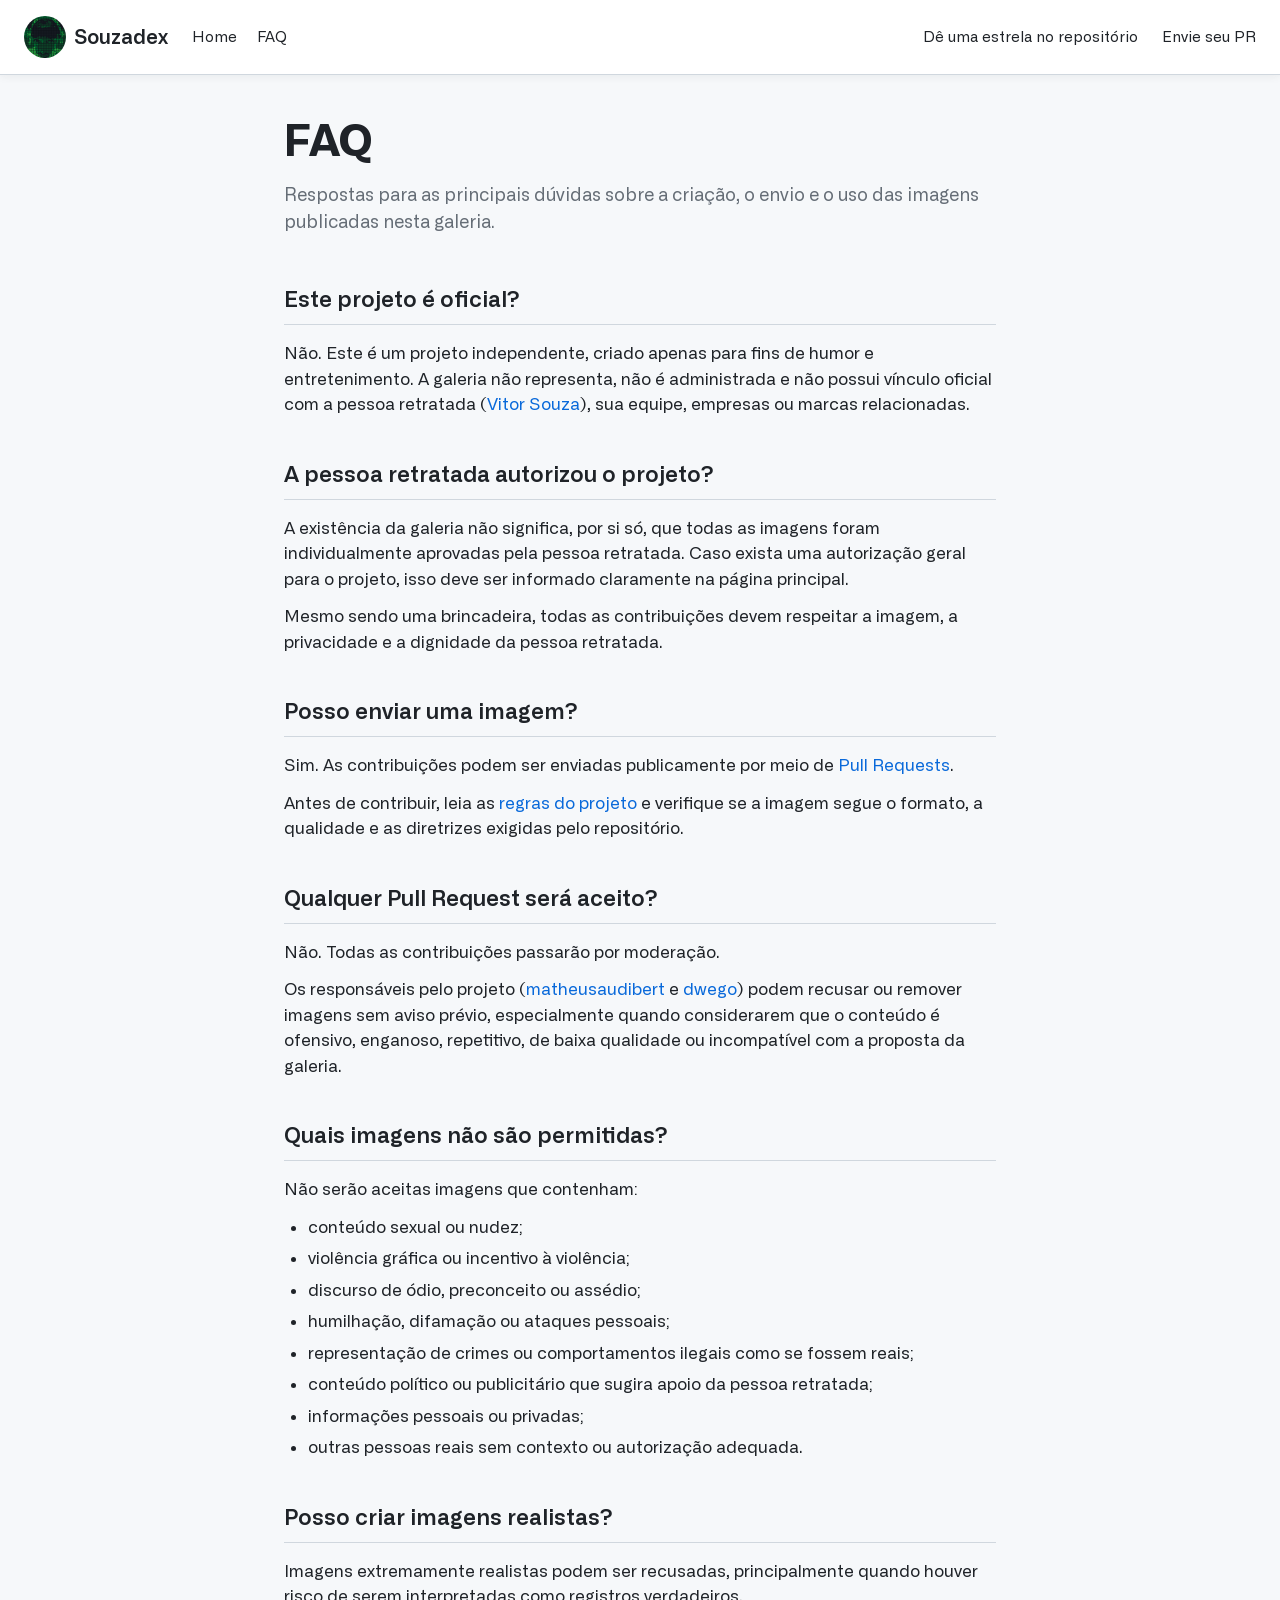
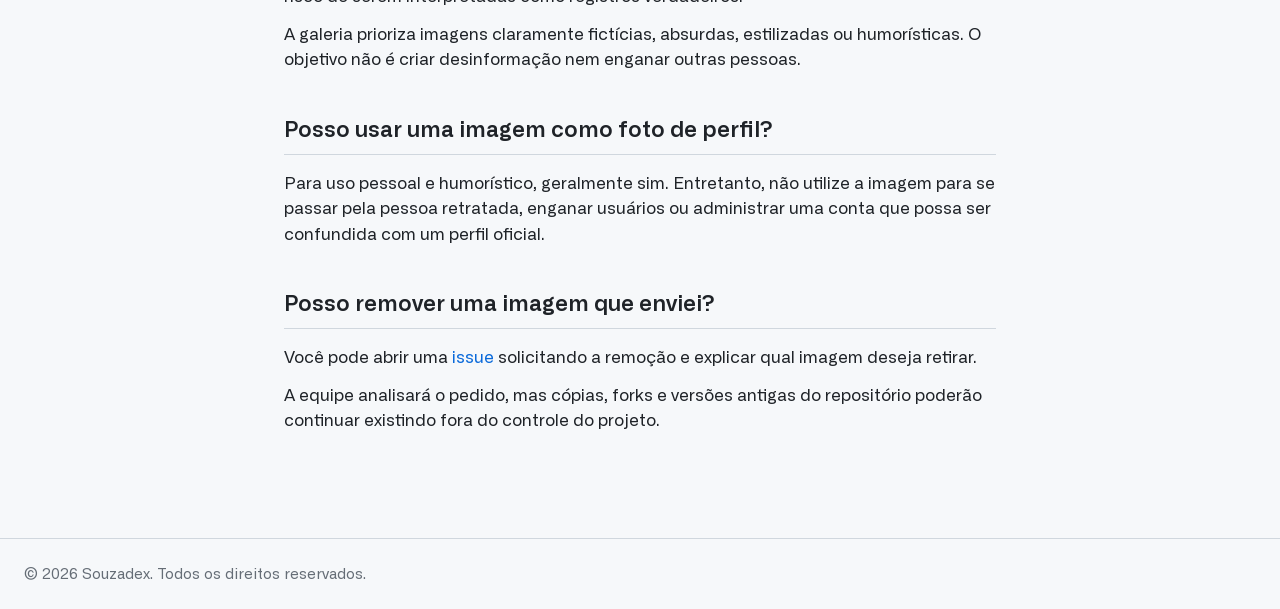
<file: faq.html>
<!DOCTYPE html>
<html lang="pt-BR">

<head>
  <meta charset="utf-8">
  <meta name="viewport" content="width=device-width, initial-scale=1">
  <title>Souzadex</title>
  <meta name="description" content="Souzadex, a galeria de fotos de IA do Vitor Souza">
  <link rel="icon" href="assets/icon.ico" type="image/x-icon">
  <link rel="stylesheet" href="styles/style.css">
</head>

<body>
  <header class="header">
    <div class="container header-inner">
      <a class="brand" href="./">
        <img class="brand-mark" src="assets/logo.png" alt="Souzadex" width="42" height="42">
        Souzadex
      </a>
      <nav class="header-nav">
        <a href="index.html">Home</a>
        <a href="faq.html">FAQ</a>
      </nav>
      <button class="menu-toggle" type="button" aria-label="Abrir menu" aria-expanded="false">
        <span></span>
        <span></span>
        <span></span>
      </button>
      <nav class="header-links">
        <a href="https://github.com/matheusaudibert/souzadex" target="_blank" rel="noopener">Dê uma estrela
          no repositório</a>
        <a href="https://github.com/matheusaudibert/souzadex/blob/main/CONTRIBUTING.md" target="_blank"
          rel="noopener">Envie seu PR</a>
      </nav>
    </div>
  </header>

  <main class="container faq">
    <h1 class="faq-title">FAQ</h1>
    <p class="faq-subtitle">Respostas para as principais dúvidas sobre a criação, o envio e o uso das imagens
      publicadas nesta galeria.</p>

    <section class="faq-item">
      <h2>Este projeto é oficial?</h2>
      <hr>
      <p>Não. Este é um projeto independente, criado apenas para fins de humor e entretenimento. A galeria não
        representa, não é administrada e não possui vínculo oficial com a pessoa retratada (<a
          href="https://github.com/vsouzx" target="_blank" rel="noopener">Vitor Souza</a>), sua equipe, empresas ou
        marcas relacionadas.</p>
    </section>

    <section class="faq-item">
      <h2>A pessoa retratada autorizou o projeto?</h2>
      <hr>
      <p>A existência da galeria não significa, por si só, que todas as imagens foram individualmente aprovadas pela
        pessoa retratada. Caso exista uma autorização geral para o projeto, isso deve ser informado claramente na
        página principal.</p>
      <p>Mesmo sendo uma brincadeira, todas as contribuições devem respeitar a imagem, a privacidade e a dignidade da
        pessoa retratada.</p>
    </section>

    <section class="faq-item">
      <h2>Posso enviar uma imagem?</h2>
      <hr>
      <p>Sim. As contribuições podem ser enviadas publicamente por meio de <a
          href="https://github.com/matheusaudibert/souzadex/pulls" target="_blank" rel="noopener">Pull Requests</a>.</p>
      <p>Antes de contribuir, leia as <a href="https://github.com/matheusaudibert/souzadex/blob/main/CONTRIBUTING.md"
          target="_blank" rel="noopener">regras do projeto</a> e verifique se a imagem segue o formato, a qualidade e as
        diretrizes exigidas pelo repositório.</p>
    </section>

    <section class="faq-item">
      <h2>Qualquer Pull Request será aceito?</h2>
      <hr>
      <p>Não. Todas as contribuições passarão por moderação.</p>
      <p>Os responsáveis pelo projeto (<a href="https://github.com/matheusaudibert" target="_blank"
          rel="noopener">matheusaudibert</a> e <a href="https://github.com/dwego" target="_blank"
          rel="noopener">dwego</a>) podem recusar ou remover imagens sem aviso prévio, especialmente quando
        considerarem que o conteúdo é ofensivo, enganoso, repetitivo, de baixa qualidade ou incompatível com a proposta
        da galeria.</p>
    </section>

    <section class="faq-item">
      <h2>Quais imagens não são permitidas?</h2>
      <hr>
      <p>Não serão aceitas imagens que contenham:</p>
      <ul>
        <li>conteúdo sexual ou nudez;</li>
        <li>violência gráfica ou incentivo à violência;</li>
        <li>discurso de ódio, preconceito ou assédio;</li>
        <li>humilhação, difamação ou ataques pessoais;</li>
        <li>representação de crimes ou comportamentos ilegais como se fossem reais;</li>
        <li>conteúdo político ou publicitário que sugira apoio da pessoa retratada;</li>
        <li>informações pessoais ou privadas;</li>
        <li>outras pessoas reais sem contexto ou autorização adequada.</li>
      </ul>
    </section>

    <section class="faq-item">
      <h2>Posso criar imagens realistas?</h2>
      <hr>
      <p>Imagens extremamente realistas podem ser recusadas, principalmente quando houver risco de serem interpretadas
        como registros verdadeiros.</p>
      <p>A galeria prioriza imagens claramente fictícias, absurdas, estilizadas ou humorísticas. O objetivo não é criar
        desinformação nem enganar outras pessoas.</p>
    </section>

    <section class="faq-item">
      <h2>Posso usar uma imagem como foto de perfil?</h2>
      <hr>
      <p>Para uso pessoal e humorístico, geralmente sim. Entretanto, não utilize a imagem para se passar pela pessoa
        retratada, enganar usuários ou administrar uma conta que possa ser confundida com um perfil oficial.</p>
    </section>

    <section class="faq-item">
      <h2>Posso remover uma imagem que enviei?</h2>
      <hr>
      <p>Você pode abrir uma <a href="https://github.com/matheusaudibert/souzadex/issues" target="_blank"
          rel="noopener">issue</a> solicitando a remoção e explicar qual imagem deseja retirar.</p>
      <p>A equipe analisará o pedido, mas cópias, forks e versões antigas do repositório poderão continuar existindo
        fora do controle do projeto.</p>
    </section>
  </main>

  <footer class="footer">
    <div class="container">
      <p>© 2026 Souzadex. Todos os direitos reservados.</p>
    </div>
  </footer>

  <script src="scripts/menu.js"></script>
</body>

</html>
</file>
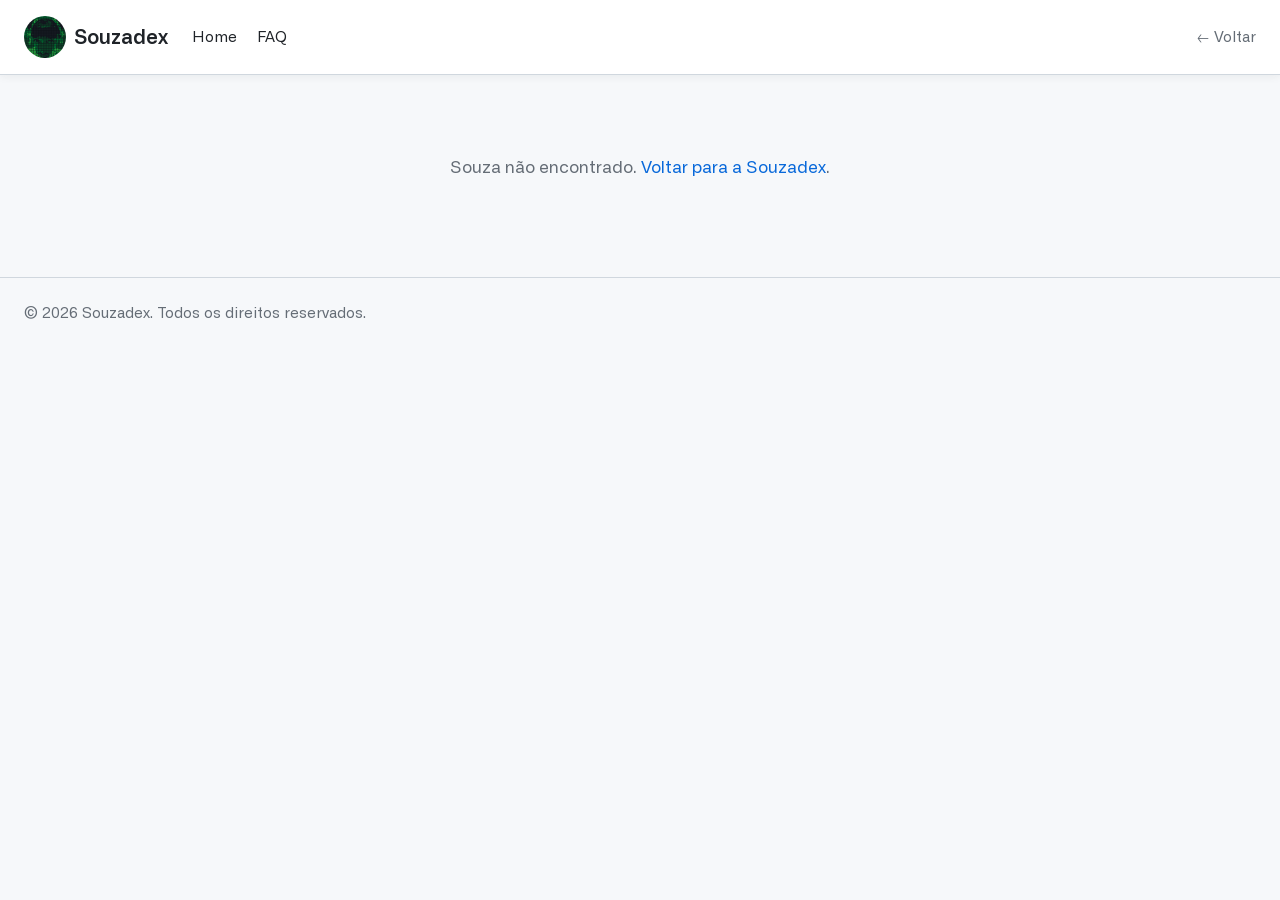
<file: souza.html>
<!DOCTYPE html>
<html lang="pt-BR">

<head>
  <meta charset="utf-8">
  <meta name="viewport" content="width=device-width, initial-scale=1">
  <title>Souzadex</title>
  <meta name="description" content="Souzadex, a galeria de fotos de IA do Vitor Souza">
  <link rel="icon" href="assets/icon.ico" type="image/x-icon">
  <link rel="stylesheet" href="styles/style.css">
</head>

<body>
  <header class="header">
    <div class="container header-inner">
      <a class="brand" href="index.html">
        <img class="brand-mark" src="assets/logo.png" alt="Souzadex" width="42" height="42">
        Souzadex
      </a>
      <nav class="header-nav">
        <a href="index.html">Home</a>
        <a href="faq.html">FAQ</a>
      </nav>
      <a class="back-link" href="index.html">&larr; Voltar</a>
    </div>
  </header>

  <main class="container detail-container">
    <div id="detail"></div>
  </main>

  <footer class="footer">
    <div class="container">
      <p>© 2026 Souzadex. Todos os direitos reservados.</p>
    </div>
  </footer>

  <script src="souzas.js"></script>
  <script src="scripts/souza.js"></script>
</body>

</html>
</file>
<file: styles/style.css>
@font-face {
  font-family: "Alliance No.1";
  src: url("../assets/fonts/AllianceNo1-Regular.woff2") format("woff2");
  font-weight: 400;
  font-style: normal;
  font-display: swap;
}

@font-face {
  font-family: "Alliance No.1";
  src: url("../assets/fonts/AllianceNo1-Medium.woff2") format("woff2");
  font-weight: 500;
  font-style: normal;
  font-display: swap;
}

@font-face {
  font-family: "Alliance No.1";
  src: url("../assets/fonts/AllianceNo1-SemiBold.woff2") format("woff2");
  font-weight: 600;
  font-style: normal;
  font-display: swap;
}

@font-face {
  font-family: "Alliance No.1";
  src: url("../assets/fonts/AllianceNo1-Bold.woff2") format("woff2");
  font-weight: 700;
  font-style: normal;
  font-display: swap;
}

:root {
  --bg: #f6f8fa;
  --card-bg: #ffffff;
  --border: #d0d7de;
  --text: #1f2328;
  --text-muted: #656d76;
  --link: #0969da;
  --focus-ring: rgba(9, 105, 218, 0.15);
  --radius: 6px;
  color-scheme: light;
}

:root[data-theme="dark"] {
  --bg: #0d1117;
  --card-bg: #161b22;
  --border: #30363d;
  --text: #e6edf3;
  --text-muted: #8b949e;
  --link: #4493f8;
  --focus-ring: rgba(68, 147, 248, 0.25);
  color-scheme: dark;
}

:root[data-theme="dark"] .header {
  box-shadow: 0 2px 8px rgba(0, 0, 0, 0.4);
}

:root[data-theme="dark"] .card-image:hover {
  box-shadow: 0 3px 12px rgba(0, 0, 0, 0.5);
}

* {
  box-sizing: border-box;
  margin: 0;
  padding: 0;
}

html {
  overflow-y: scroll;
}

body {
  font-family: "Alliance No.1", -apple-system, BlinkMacSystemFont, "Segoe UI", "Noto Sans", Helvetica, Arial, sans-serif;
  background: var(--bg);
  color: var(--text);
  font-size: 17px;
  line-height: 1.5;
}

a {
  color: var(--link);
  text-decoration: none;
}

a:hover {
  text-decoration: underline;
}

.container {
  max-width: 1600px;
  margin: 0 auto;
  padding: 0 24px;
}

@media (max-width: 640px) {
  .container {
    padding: 0 8px;
  }
}

/* Header */
.header {
  position: sticky;
  top: 0;
  z-index: 10;
  background: var(--card-bg);
  border-bottom: 1px solid var(--border);
  box-shadow: 0 2px 8px rgba(31, 35, 40, 0.06);
  margin-bottom: 32px;
}

.header-inner {
  display: flex;
  align-items: center;
  gap: 16px;
  padding-top: 16px;
  padding-bottom: 16px;
}

.brand {
  display: flex;
  align-items: center;
  gap: 8px;
  font-size: 20px;
  font-weight: 600;
  color: var(--text);
}

.brand:hover {
  text-decoration: none;
}

.brand-mark {
  display: block;
  width: 42px;
  height: 42px;
  border-radius: 50%;
  object-fit: cover;
}

.header-nav {
  display: flex;
  align-items: center;
  gap: 20px;
  margin-left: 8px;
  font-size: 15px;
}

.header-nav a {
  color: var(--text);
}

.header-links {
  display: flex;
  align-items: center;
  gap: 24px;
  margin-left: auto;
  font-size: 15px;
}

.header-links a {
  color: var(--text);
}

.download-original {
  display: inline-flex;
  align-items: center;
  gap: 6px;
  padding: 5px 12px;
  color: var(--text-muted);
  border: 1px solid var(--border);
  border-radius: var(--radius);
  transition: color 0.15s ease, border-color 0.15s ease;
}

.header-links a.download-original {
  color: var(--text-muted);
}

.download-original:hover {
  color: var(--link);
  border-color: var(--link);
  text-decoration: none;
}

.menu-toggle {
  display: none;
  flex-direction: column;
  justify-content: center;
  gap: 5px;
  width: 40px;
  height: 40px;
  margin-left: auto;
  padding: 10px 9px;
  background: none;
  border: 1px solid var(--border);
  border-radius: var(--radius);
  cursor: pointer;
}

.theme-toggle {
  display: inline-flex;
  align-items: center;
  justify-content: center;
  flex-shrink: 0;
  width: 36px;
  height: 36px;
  color: var(--text-muted);
  background: none;
  border: 1px solid var(--border);
  border-radius: var(--radius);
  cursor: pointer;
  transition: color 0.15s ease, border-color 0.15s ease;
}

.theme-toggle:hover {
  color: var(--link);
  border-color: var(--link);
}

.theme-toggle .icon-sun {
  display: none;
}

:root[data-theme="dark"] .theme-toggle .icon-sun {
  display: block;
}

:root[data-theme="dark"] .theme-toggle .icon-moon {
  display: none;
}

.menu-toggle span {
  display: block;
  width: 100%;
  height: 2px;
  background: var(--text);
  border-radius: 1px;
  transition: transform 0.2s ease, opacity 0.2s ease;
}

@media (max-width: 768px) {
  .menu-toggle {
    display: flex;
  }

  .menu-open .menu-toggle span:nth-child(1) {
    transform: translateY(7px) rotate(45deg);
  }

  .menu-open .menu-toggle span:nth-child(2) {
    opacity: 0;
  }

  .menu-open .menu-toggle span:nth-child(3) {
    transform: translateY(-7px) rotate(-45deg);
  }

  .header-links {
    display: none;
    position: absolute;
    top: 100%;
    left: 0;
    right: 0;
    flex-direction: column;
    align-items: stretch;
    gap: 0;
    margin: 0;
    padding: 4px 24px;
    background: var(--card-bg);
    border-bottom: 1px solid var(--border);
    box-shadow: 0 8px 16px rgba(31, 35, 40, 0.1);
  }

  .menu-open .header-links {
    display: flex;
  }

  .header-links a {
    padding: 12px 0;
  }

  .header-links a + a {
    border-top: 1px solid var(--border);
  }

  .header-links a.download-original {
    color: var(--text);
    border: 0;
    border-radius: 0;
  }
}

/* Grid */
.grid {
  display: grid;
  grid-template-columns: repeat(4, 1fr);
  gap: 32px;
  padding-bottom: 32px;
}

@media (max-width: 1024px) {
  .grid {
    grid-template-columns: repeat(3, 1fr);
  }
}

@media (max-width: 768px) {
  .grid {
    grid-template-columns: repeat(2, 1fr);
  }
}

@media (max-width: 480px) {
  .grid {
    grid-template-columns: 1fr;
  }

  .search-control {
    flex-basis: 100%;
    max-width: none;
  }
}

/* Toolbar */
.toolbar {
  display: flex;
  flex-wrap: wrap;
  align-items: center;
  justify-content: space-between;
  gap: 16px;
  margin-bottom: 24px;
}

.search-control {
  flex: 1 1 240px;
  max-width: 320px;
}

.search-control input[type="search"] {
  width: 100%;
  font-family: inherit;
  font-size: 15px;
  color: var(--text);
  background: var(--card-bg);
  border: 1px solid var(--border);
  border-radius: var(--radius);
  padding: 8px 12px;
  transition: border-color 0.15s ease, box-shadow 0.15s ease;
}

.search-control input[type="search"]::placeholder {
  color: var(--text-muted);
}

.search-control input[type="search"]:hover {
  border-color: var(--text-muted);
}

.search-control input[type="search"]:focus {
  outline: none;
  border-color: var(--link);
  box-shadow: 0 0 0 3px var(--focus-ring);
}

.page-size-control {
  display: inline-flex;
  align-items: center;
  gap: 8px;
  font-size: 15px;
  color: var(--text-muted);
}

.page-size-control select {
  font-family: inherit;
  font-size: 15px;
  color: var(--text);
  background: var(--card-bg);
  border: 1px solid var(--border);
  border-radius: var(--radius);
  padding: 6px 10px;
  cursor: pointer;
}

.page-size-control select:hover {
  border-color: var(--text-muted);
}

/* Pagination */
.pagination {
  display: flex;
  flex-wrap: wrap;
  align-items: center;
  justify-content: center;
  gap: 8px;
  padding-bottom: 48px;
}

.pagination:empty {
  display: none;
}

.page-link,
.page-current,
.page-disabled,
.page-ellipsis {
  display: inline-flex;
  align-items: center;
  justify-content: center;
  min-width: 40px;
  height: 40px;
  padding: 0 12px;
  border-radius: var(--radius);
  font-size: 15px;
}

.page-link {
  color: var(--text);
  background: var(--card-bg);
  border: 1px solid var(--border);
  transition: box-shadow 0.15s ease, border-color 0.15s ease;
}

.page-link:hover {
  text-decoration: none;
  border-color: var(--text-muted);
  box-shadow: 0 2px 8px rgba(31, 35, 40, 0.08);
}

.page-current {
  color: #fff;
  background: var(--link);
  border: 1px solid var(--link);
  font-weight: 600;
}

.page-disabled {
  color: var(--text-muted);
  background: var(--card-bg);
  border: 1px solid var(--border);
  opacity: 0.5;
}

.page-ellipsis {
  color: var(--text-muted);
}

/* Card */
.card-image {
  display: block;
  padding: 8px;
  margin-bottom: 12px;
  background: var(--card-bg);
  border: 1px solid var(--border);
  border-radius: var(--radius);
  transition: box-shadow 0.15s ease, transform 0.15s ease;
}

.card-image:hover {
  box-shadow: 0 3px 12px rgba(31, 35, 40, 0.15);
  transform: translateY(-2px);
}

.card-image img {
  display: block;
  width: 100%;
  aspect-ratio: 1;
  object-fit: cover;
  border-radius: calc(var(--radius) - 2px);
}

.card-info {
  display: flex;
  align-items: center;
  justify-content: space-between;
  gap: 8px;
}

.card-title {
  font-size: 19px;
  font-weight: 600;
}

.card-title a {
  color: var(--text);
}

.card-number {
  color: var(--text-muted);
  font-weight: 400;
  padding-right: 4px;
}

.card-authors {
  display: flex;
  flex-wrap: nowrap;
  gap: 4px;
}

.card-authors img {
  display: block;
  border-radius: 4px;
}

.card-actions {
  display: flex;
  align-items: center;
  gap: 8px;
}

.card-download {
  display: flex;
  align-items: center;
  justify-content: center;
  width: 36px;
  height: 36px;
  color: var(--text-muted);
  background: var(--card-bg);
  border: 1px solid var(--border);
  border-radius: var(--radius);
  transition: color 0.15s ease, border-color 0.15s ease;
}

.card-download:hover {
  color: var(--link);
  border-color: var(--link);
}

/* Detail page */
.back-link {
  font-size: 15px;
  margin-left: auto;
  color: var(--text-muted);
}

.detail-container {
  display: flex;
  justify-content: center;
  padding-bottom: 48px;
}

.card-detail {
  width: 100%;
  max-width: 640px;
}

.card-detail .card-image:hover {
  transform: none;
}

.card-detail .card-title {
  font-size: 26px;
}

/* FAQ */
.faq {
  max-width: 760px;
  padding-bottom: 64px;
}

.faq-title {
  font-size: 44px;
  font-weight: 700;
  margin-bottom: 8px;
}

.faq-subtitle {
  font-size: 18px;
  color: var(--text-muted);
  margin-bottom: 48px;
}

.faq-item {
  margin-bottom: 40px;
}

.faq-item h2 {
  font-size: 22px;
  font-weight: 600;
  margin-bottom: 8px;
}

.faq-item hr {
  border: 0;
  border-top: 1px solid var(--border);
  margin-bottom: 16px;
}

.faq-item p {
  margin-bottom: 12px;
}

.faq-item ul {
  padding-left: 24px;
}

.faq-item li {
  margin-bottom: 6px;
}

/* Ranking */
.ranking {
  max-width: 760px;
  padding-bottom: 64px;
}

.ranking-title {
  font-size: 44px;
  font-weight: 700;
  margin-bottom: 8px;
}

.ranking-subtitle {
  font-size: 18px;
  color: var(--text-muted);
  margin-bottom: 48px;
}

.ranking-list {
  display: flex;
  flex-direction: column;
  gap: 8px;
}

.ranking-item {
  display: flex;
  align-items: center;
  gap: 16px;
  padding: 16px 20px;
  background: var(--card-bg);
  border: 1px solid var(--border);
  border-radius: var(--radius);
}

.ranking-position {
  font-size: 17px;
  font-weight: 700;
  color: var(--text-muted);
  min-width: 24px;
  text-align: right;
}

.ranking-item--gold .ranking-position   { color: #bf8700; }
.ranking-item--silver .ranking-position { color: #57606a; }
.ranking-item--bronze .ranking-position { color: #953800; }

:root[data-theme="dark"] .ranking-item--gold .ranking-position   { color: #d29922; }
:root[data-theme="dark"] .ranking-item--silver .ranking-position { color: #b1bac4; }
:root[data-theme="dark"] .ranking-item--bronze .ranking-position { color: #db6d28; }

.ranking-avatar {
  width: 48px;
  height: 48px;
  border-radius: 50%;
  object-fit: cover;
  flex-shrink: 0;
}

.ranking-name {
  flex: 1;
  font-size: 17px;
  font-weight: 600;
  color: var(--text);
}

.ranking-count {
  font-size: 15px;
  color: var(--text-muted);
  white-space: nowrap;
}

/* Empty state */
.empty {
  padding: 48px 0;
  text-align: center;
  color: var(--text-muted);
}

/* Footer */
.footer {
  color: var(--text-muted);
  font-size: 15px;
}

.footer .container {
  border-top: 1px solid var(--border);
  padding-top: 24px;
  padding-bottom: 24px;
}

@media (max-width: 768px) {
  .footer {
    text-align: center;
  }
}

@media (max-width: 640px) {
  .header-links {
    padding: 4px 8px;
  }
}
</file>
